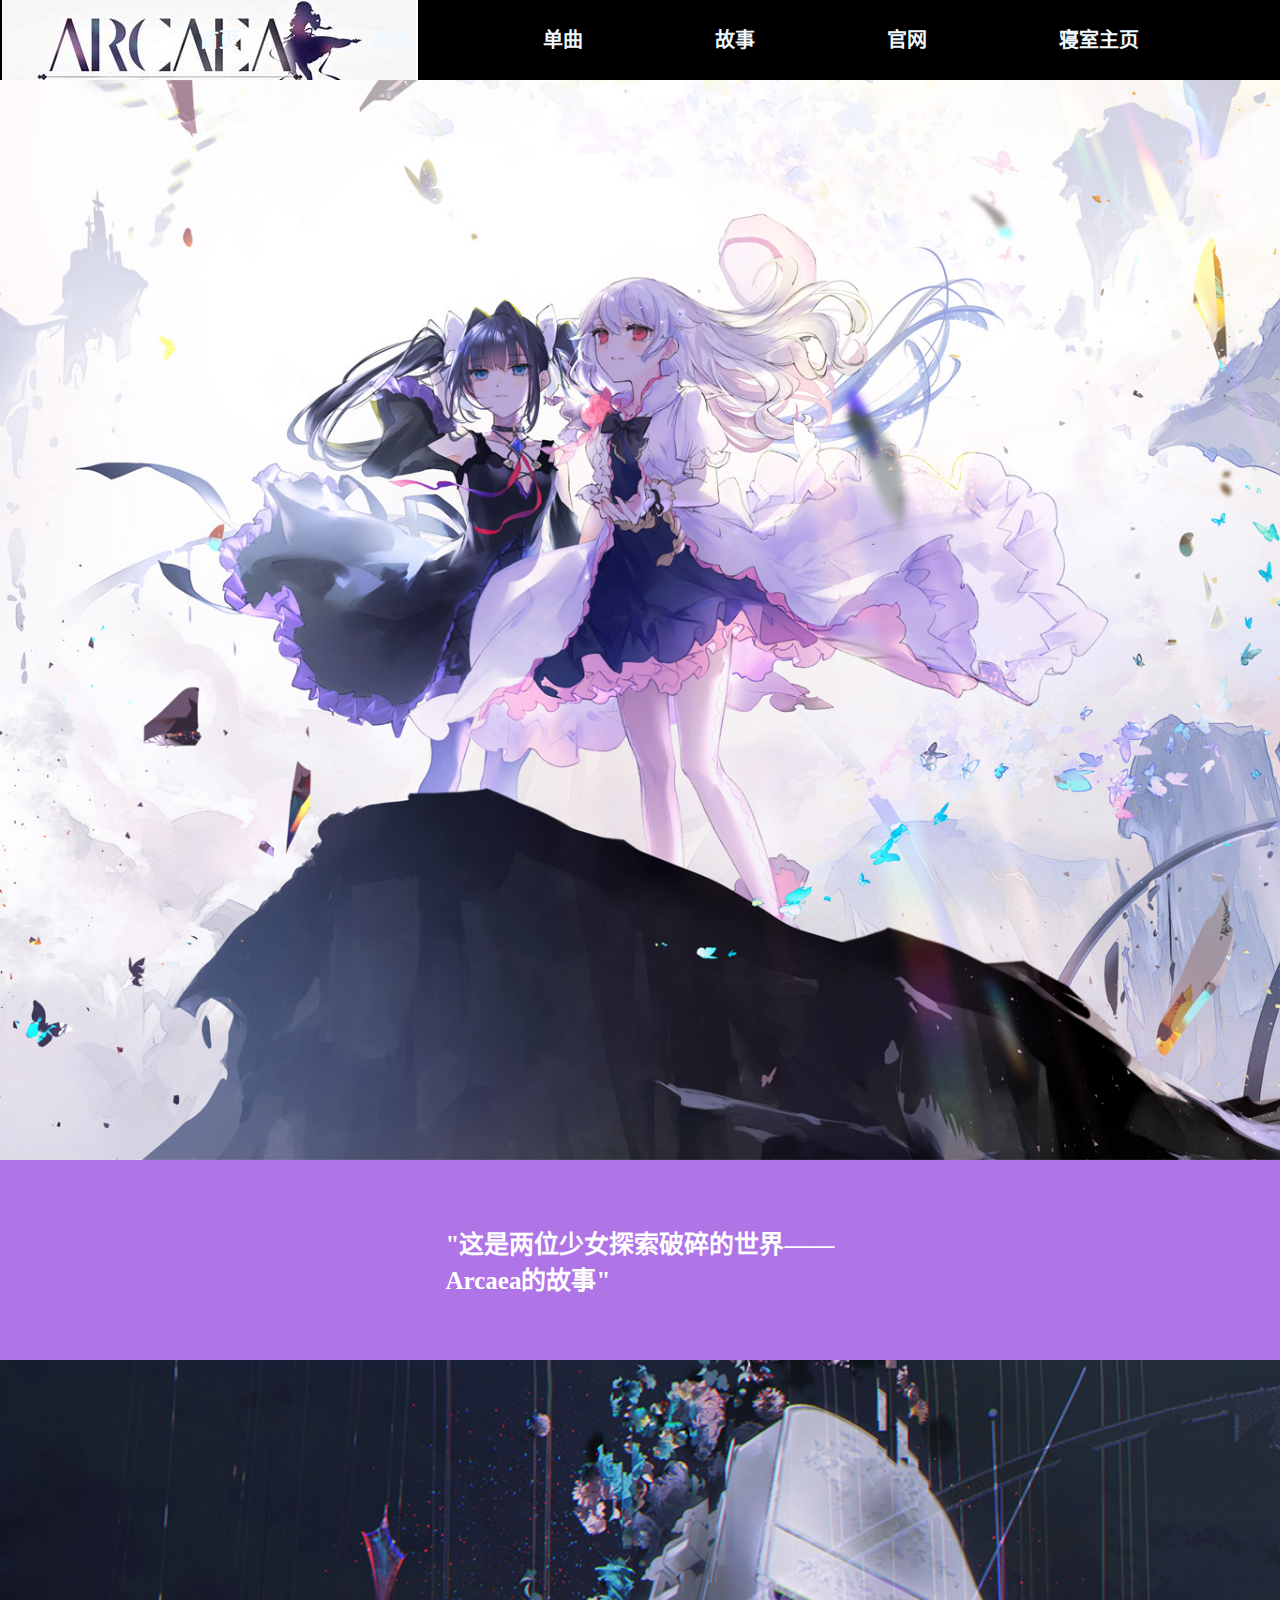
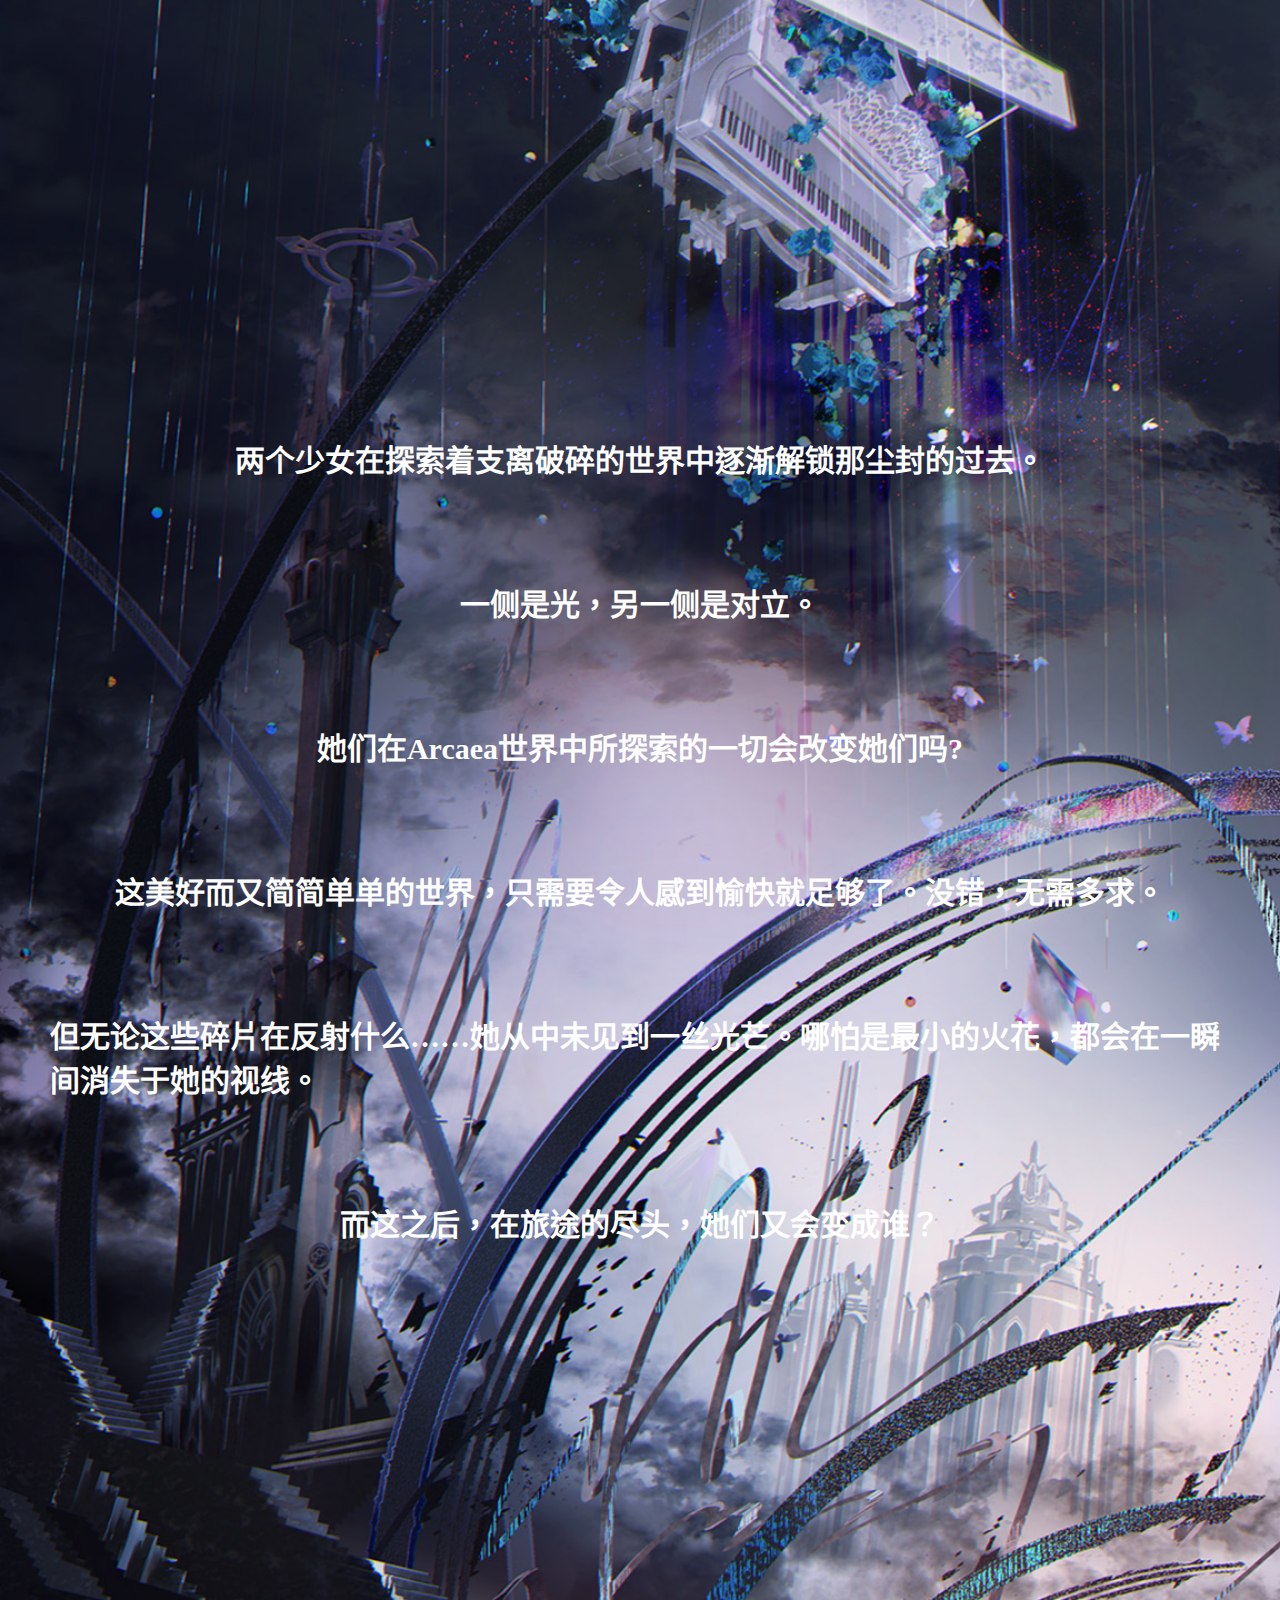
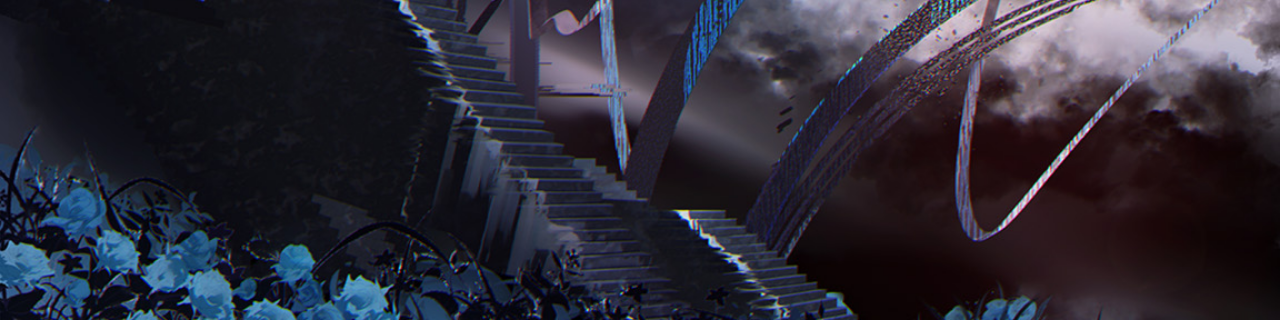
<file: index.html>
<!DOCTYPE html>
<html lang="zh-TW">
<head>
    <meta charset="UTF-8">
    <meta name="viewport" content="width=device-width, initial-scale=1.0">
    <title>Arcaea</title>
    <link rel="stylesheet" href="css/style.css">
</head>
<body>
    <header>
        <h1>ARCAEA</h1>
    <nav>
        <ul>
            <strong>
            <li><a href="index.html">首页</a></li>
            <li><a href="html/juese.html">角色</a></li>
            <li><a href="html/danqu.html">单曲</a></li>
            <li><a href="html/gushi.html">故事</a></li>
            <li><a href="https://arcaea.lowiro.com/zh">官网</a></li>
            <li><a href="https://muxin0v0.github.io/-325/">寝室主页</a></li>
        </strong>
        </ul> 
    </nav>
    </header>
    <main>
        <section class="one">
        </section>  
        <section class="three">
            <p>"这是两位少女探索破碎的世界——<br>Arcaea的故事"</p>
        </section>
        <section class="two">
        <p>两个少女在探索着支离破碎的世界中逐渐解锁那尘封的过去。</p>
        <p>一侧是光，另一侧是对立。</p>
        <p>她们在Arcaea世界中所探索的一切会改变她们吗?</p>
        <p>这美好而又简简单单的世界，只需要令人感到愉快就足够了。没错，无需多求。</p>
        <p>但无论这些碎片在反射什么……她从中未见到一丝光芒。哪怕是最小的火花，都会在一瞬间消失于她的视线。</p>
        <p>而这之后，在旅途的尽头，她们又会变成谁？</p>
        </section> 
    </main>
    <footer>

    </footer>
</body>
</html>
</file>
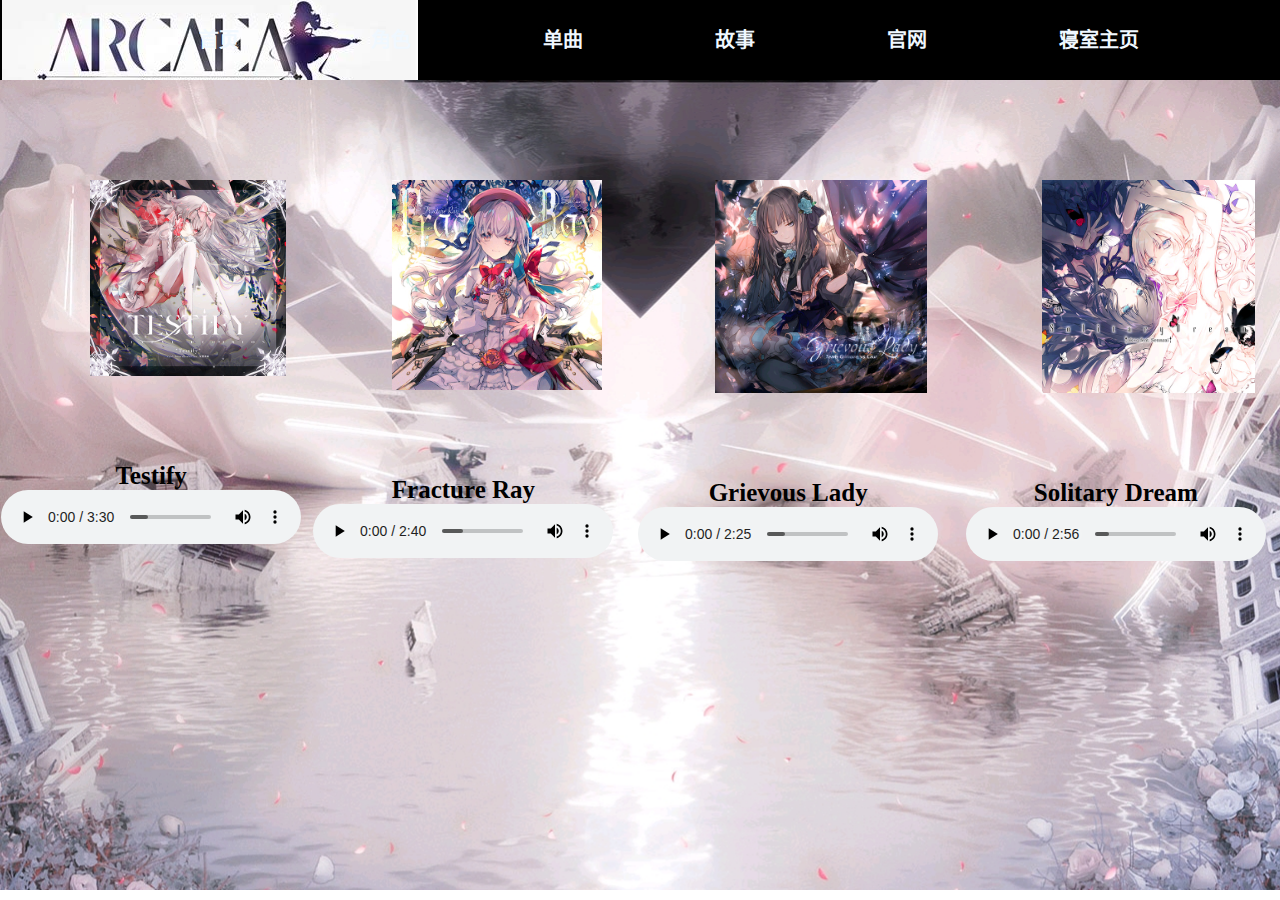
<file: html/danqu.html>
<!DOCTYPE html>
<html lang="zh-TW">
<head>
    <meta charset="UTF-8">
    <meta name="viewport" content="width=device-width, initial-scale=1.0">
    <title>Document</title>
    <link rel="stylesheet" href="../css/style.css">
</head>
<body>
    <header>
        <h1>ARCAEA</h1>
    <nav>
        <ul>
            <strong>
            <li><a href="../index.html">首页</a></li>
            <li><a href="./juese.html">角色</a></li>
            <li><a href="./danqu.html">单曲</a></li>
            <li><a href="./gushi.html">故事</a></li>
            <li><a href="https://arcaea.lowiro.com/zh">官网</a></li>
            <li><a href="https://muxin0v0.github.io/-325/">寝室主页</a></li>
        </strong>
        </ul> 
    </nav>
    </header>
    <main>
        <section class="danqu">
            <div>
                <img src="../images/ttf.jpg" alt="Testify">
                <h21>Testify</h21>
                <audio src="../ogg/Void _ 星熊南巫 - Testify (feat_ 星熊南巫).ogg" controls ></audio>
            </div>
            <div>
                <img src="../images/guzheguang.jpg" alt="Fracture Ray">
                <h22>Fracture Ray</h22>
                <audio src="../ogg/削除 - Fracture Ray.ogg" controls ></audio>
            </div>
            <div>
                <img src="../images/bingnv.jpg" alt="Grievous Lady">
                <h23>Grievous Lady</h23>
                <audio src="../ogg/Various Artists _ Laur _ Team Grimoire - Grievous Lady.ogg" controls ></audio>
            </div>
            <div>
                <img src="../images/zzzm.jpg" alt="Solitary Dream">
                <h24>Solitary Dream</h24>
                <audio src="../ogg/ak+q _ Sennzai - 虚空の夢.ogg" controls ></audio>
            </div>
        </section>
    </main>
</file>
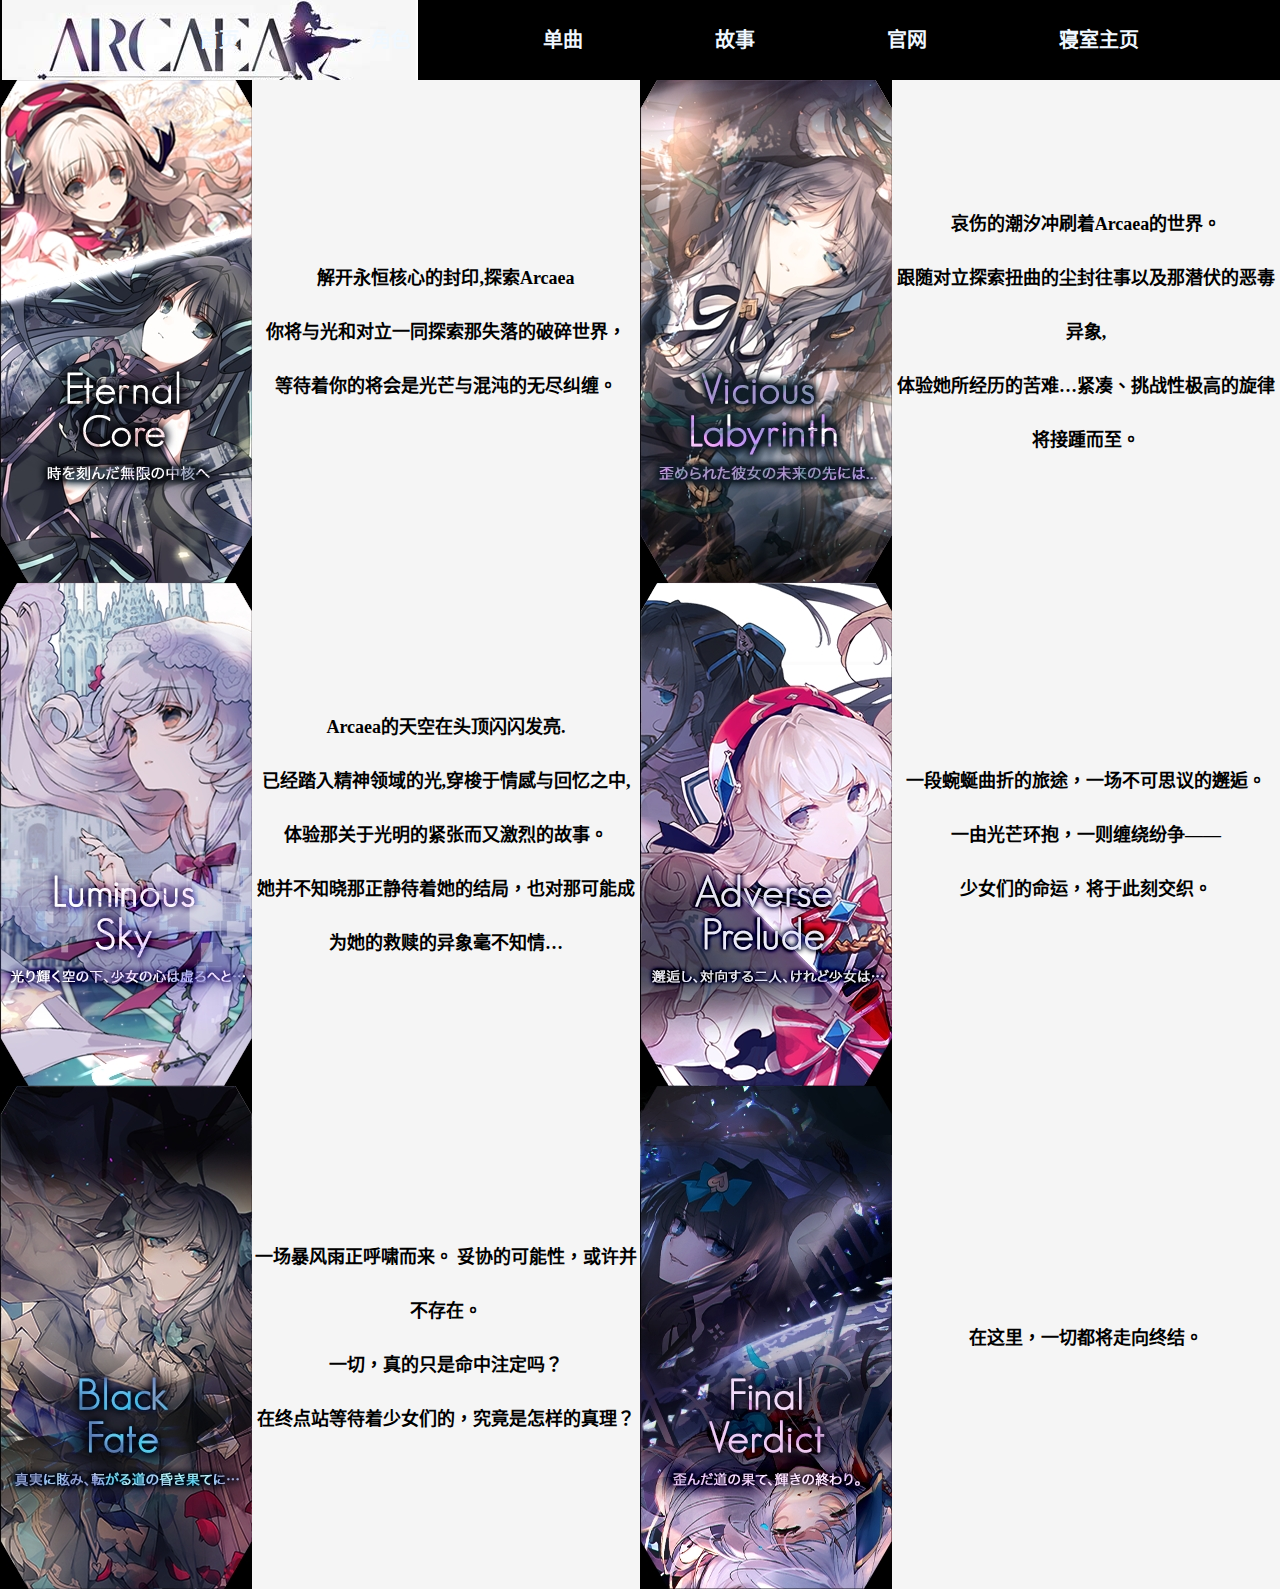
<file: html/gushi.html>
<!DOCTYPE html>
<html lang="zh-TW">
<head>
    <meta charset="UTF-8">
    <meta name="viewport" content="width=device-width, initial-scale=1.0">
    <title>Document</title>
    <link rel="stylesheet" href="../css/style.css">
</head>
<body>
    <header>
        <h1>ARCAEA</h1>
    <nav>
        <ul>
            <strong>
                <li><a href="../index.html">首页</a></li>
                <li><a href="./juese.html">角色</a></li>
                <li><a href="./danqu.html">单曲</a></li>
                <li><a href="./gushi.html">故事</a></li>
                <li><a href="https://arcaea.lowiro.com/zh">官网</a></li>
                <li><a href="https://muxin0v0.github.io/-325/">寝室主页</a></li>
        </strong>
        </ul> 
    </nav>
    </header>
    <main>
        <section class="gushi">
            <img src="../images/1.jpg">
            <div class="aaa">
            <p>解开永恒核心的封印,探索Arcaea</p>
            <p>你将与光和对立一同探索那失落的破碎世界，<br>等待着你的将会是光芒与混沌的无尽纠缠。</p>
            </div>
            <img src="../images/2.jpg">
            <div class="aaa">
            <p>哀伤的潮汐冲刷着Arcaea的世界。<br>跟随对立探索扭曲的尘封往事以及那潜伏的恶毒异象,</p>
            <p>体验她所经历的苦难…紧凑、挑战性极高的旋律将接踵而至。</p>
            </div>
        </section>
        <section class="gushi">
            <img src="../images/3.jpg">
            <div class="aaa">
            <p>Arcaea的天空在头顶闪闪发亮.</p>
            <p>已经踏入精神领域的光,穿梭于情感与回忆之中,<br>体验那关于光明的紧张而又激烈的故事。</p>
            <p>她并不知晓那正静待着她的结局，也对那可能成为她的救赎的异象毫不知情…</p>
            </div>
            <img src="../images/4.jpg">
            <div class="aaa">
            <p>一段蜿蜒曲折的旅途，一场不可思议的邂逅。<br>一由光芒环抱，一则缠绕纷争——</p>
            <p>少女们的命运，将于此刻交织。</p>
            </div>
        </section>
        <section class="gushi">
            <img src="../images/5.jpg">
            <div class="aaa">
            <p>一场暴风雨正呼啸而来。 妥协的可能性，或许并不存在。<br> 一切，真的只是命中注定吗？ </p>
            <p>在终点站等待着少女们的，究竟是怎样的真理？</p>
            </div>
            <img src="../images/6.jpg">
            <div class="aaa">
            <p>在这里，一切都将走向终结。</p>
            </div>
        </section>
    </main>
</file>
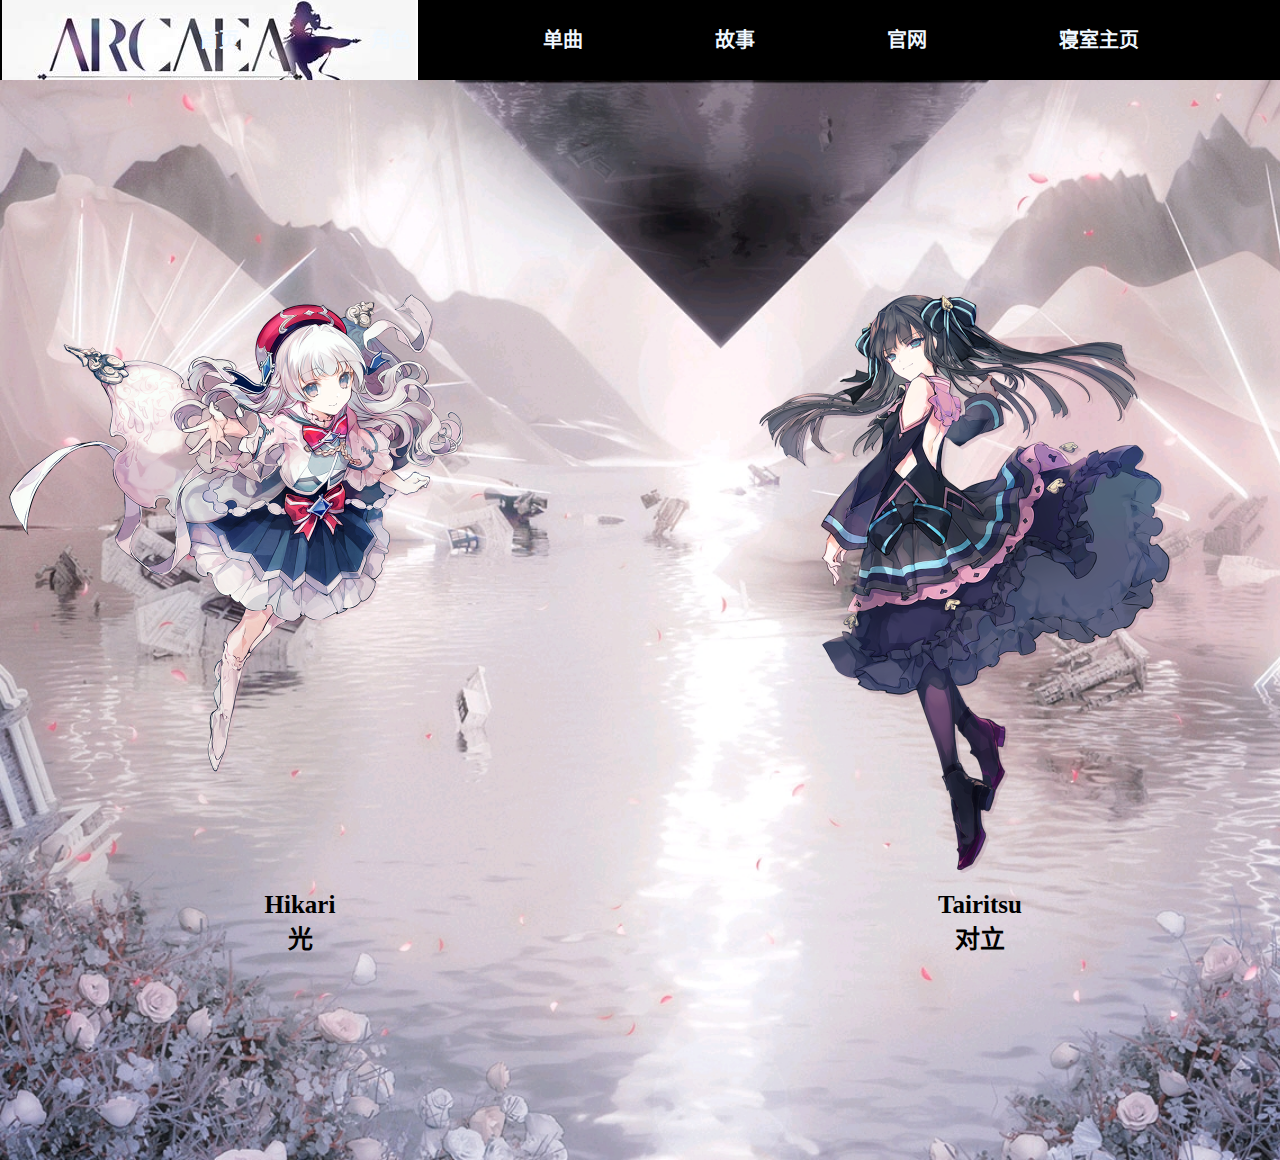
<file: html/juese.html>
<!DOCTYPE html>
<html lang="zh-TW">
<head>
    <meta charset="UTF-8">
    <meta name="viewport" content="width=device-width, initial-scale=1.0">
    <title>Document</title>
    <link rel="stylesheet" href="../css/style.css">
</head>
<body>
    <header>
        <h1>ARCAEA</h1>
    <nav>
        <ul>
            <strong>
                <li><a href="../index.html">首页</a></li>
                <li><a href="./juese.html">角色</a></li>
                <li><a href="./danqu.html">单曲</a></li>
                <li><a href="./gushi.html">故事</a></li>
                <li><a href="https://arcaea.lowiro.com/zh">官网</a></li>
                <li><a href="https://muxin0v0.github.io/-325/">寝室主页</a></li>
        </strong>
        </ul> 
    </nav>
    </header>
    <main>
        <section class="juese">
             <div>
                <img src="../images/guang.PNG" alt="Hikari">
                <h10>Hikari<br>光</h10>
             </div>
             <div>
                <img src="../images/duili.png" alt="Tairitsu">
                <h10>Tairitsu<br>对立</h10>
             </div>
        </section>
    </main>
</html>
</file>
<file: css/style.css>
*{
    padding: 0;
    margin: 0;
}
header li{
    display: inline;
}
header{
    background-color: #000000;
    height: 80px;
    width:100%;
}
header ul{
    position:absolute;
    right:1vw;
    top: 0;
    line-height:80px;
}
header li{
    display:inline;
    margin-right: 10vw;
}
header a{
    color:aliceblue;
    text-decoration: none;
    font-size: 1.25em;
}
header a:hover{
    text-decoration: underline;
}
h1{
    color:aliceblue;
    line-height:80px;
    position: absolute;
    left:0px;
    background-image: url(../images/OIP-C\ \(1\).jpg);
    background-repeat: no-repeat ;
    background-position: center;
    width: 420px;
    text-indent: -9999px;
}
.one{
    background-color: antiquewhite;
    color: white;
    height:120vh;
    background-image: url(../images/74e30f90dd6aa04541a15f4c6c8ca647b04e9c6b.jpg);
    background-repeat: no-repeat;
    background-size: cover;
}
.two{
    background-color: antiquewhite;
    color: white;
    height:240vh;
    background-image: url(../images/beijing.jpg);
    background-repeat: no-repeat;
    background-size: cover;
    display:flex;
    flex-direction: column;
    align-items: center;
    justify-content: center;
    font-size: 30px;
}
.two p{
    
    color: white;
    margin: 50px;
    font-weight: bold;
}
.three{
    background-color: rgb(175, 117, 230);
    color: white;
    height: 200px;
    display:flex;
    align-items: center;
    justify-content: center;
    font-size: 25px;
    font-weight: bold;
}
body{
    overflow: auto;

}
.juese{
    display: flex;
    font-size: 25px;
    font-weight: bold;
    background-image: url(../images/5324410d715fe4def5a7c0c8967e7f41502512799.jpg);
    height:120vh;
    background-repeat: no-repeat;
    background-size: cover;
    justify-content: space-between;
    align-items: center;
}
.juese div{
    width:600px;
    text-align: center;
}
.juese img{
    width:100%;
}
.danqu{
    display: flex;
    font-size: 25px;
    font-weight: bold;
    justify-content: space-between;
    background-image: url(../images/5324410d715fe4def5a7c0c8967e7f41502512799.jpg);
    background-repeat: no-repeat;
    background-size: cover;
    height: 90vh;

}
.danqu img{
    width:65%;
    border-radius:  10px;;
    align-items: center;
    padding: 100px 90px 80px;

}
.danqu div{
    text-align: center;
    justify-items: center;

}
.gushi{
    display:flex;
}
.aaa{
    width:35%;
    display:flex;
    flex-direction: column;
    align-items: center;
    justify-content: center; 
}
.aaa p{
    text-align: center;
    line-height: 3em;
    font-weight: bold;
    font-size: 18px;
}
.gushi{
    background-color: whitesmoke;
}
</file>
